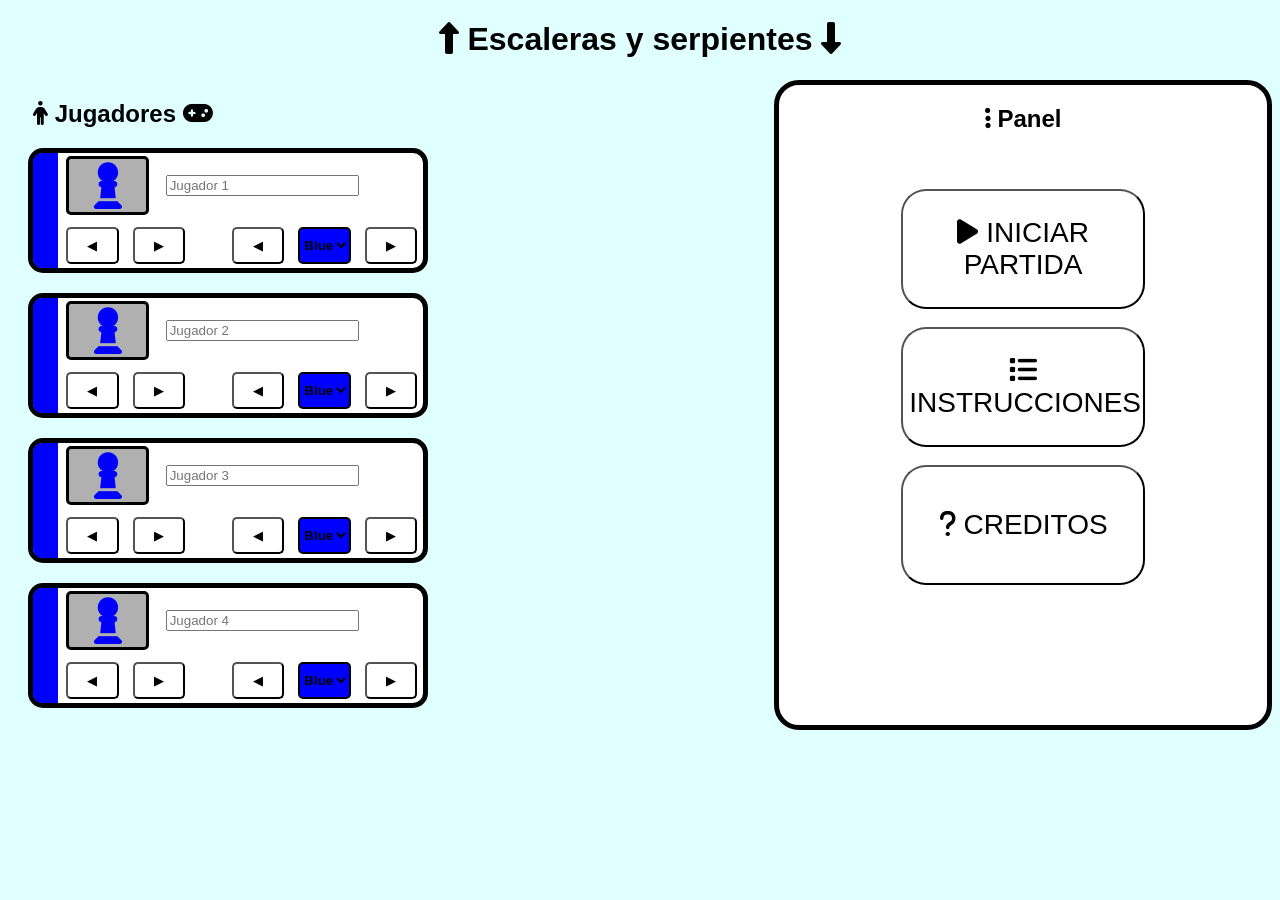
<file: index.html>
<!DOCTYPE html>
<html>
    <head>
        <meta charset="utf-8">
        <meta http-equiv="X-UA-Compatible" content="IE=edge">
        <title>Escaleras y serpientes</title>
        <meta name="viewport" content="width=device-width, initial-scale=1">
        <link rel="stylesheet" href="css/styles.css">
        <link rel="icon" type="image/png" sizes="32x32" href="web/stair-32.png">
        <!-- Font Awesome CDN -->
        <link
        rel="stylesheet"
        href="https://cdnjs.cloudflare.com/ajax/libs/font-awesome/6.5.1/css/all.min.css"
        integrity="sha512-DTOQO9RWCH3ppGqcWaEA1BIZOC6xxalwEsw9c2QQeAIftl+Vegovlnee1c9QX4TctnWMn13TZye+giMm8e2LwA=="
        crossorigin="anonymous"
        referrerpolicy="no-referrer"
        />
    </head>
    <body>
        <h1 class="title"><i class="fa-solid fa-up-long"></i> Escaleras y serpientes <i class="fa-solid fa-down-long"></i></h1>
        <div class="main-container">
            <div class="cont-player-card">
                <h2 style="text-align: left; margin-left: 25px;"><i class="fa-solid fa-person"></i> Jugadores <i class="fa-solid fa-gamepad"></i></h2>
                <div class="player-card">
                    <div class="side-bar"></div>
                    <div class="player-profile"></div>
                    <input class="player-name" id="name_input1" type="text" name="username" placeholder="Jugador 1">
                    <button class="player-profile-back" type="button" aria-label="Color anterior">◀</button>
                    <button class="player-profile-next" type="button" aria-label="Color siguiente">▶</button>
                    <button class="player-color-back" type="button" aria-label="Color anterior">◀</button>
                    <select class="player-color-select" aria-label="Color del jugador"></select>
                    <button class="player-color-next" type="button" aria-label="Color siguiente">▶</button>
                    <div class="player-card-spacer"></div>
                </div>

                <div class="player-card">
                    <div class="side-bar"></div>
                    <div class="player-profile"></div>
                    <input class="player-name" id="name_input2" type="text" name="username" placeholder="Jugador 2">
                    <button class="player-profile-back" type="button" aria-label="Color anterior">◀</button>
                    <button class="player-profile-next" type="button" aria-label="Color siguiente">▶</button>
                    <button class="player-color-back" type="button" aria-label="Color anterior">◀</button>
                    <select class="player-color-select" aria-label="Color del jugador"></select>
                    <button class="player-color-next" type="button" aria-label="Color siguiente">▶</button>
                    <div class="player-card-spacer"></div>
                </div>

                <div class="player-card">
                    <div class="side-bar"></div>
                    <div class="player-profile"></div>
                    <input class="player-name" id="name_input3" type="text" name="username" placeholder="Jugador 3">
                    <button class="player-profile-back" type="button" aria-label="Color anterior">◀</button>
                    <button class="player-profile-next" type="button" aria-label="Color siguiente">▶</button>
                    <button class="player-color-back" type="button" aria-label="Color anterior">◀</button>
                    <select class="player-color-select" aria-label="Color del jugador"></select>
                    <button class="player-color-next" type="button" aria-label="Color siguiente">▶</button>
                    <div class="player-card-spacer"></div>
                </div>
                
                <div class="player-card">
                    <div class="side-bar"></div>
                    <div class="player-profile"></div>
                    <input class="player-name" id="name_input4" type="text" name="username" placeholder="Jugador 4">
                    <button class="player-profile-back" type="button" aria-label="Color anterior">◀</button>
                    <button class="player-profile-next" type="button" aria-label="Color siguiente">▶</button>
                    <button class="player-color-back" type="button" aria-label="Color anterior">◀</button>
                    <select class="player-color-select" aria-label="Color del jugador"></select>
                    <button class="player-color-next" type="button" aria-label="Color siguiente">▶</button>
                    <div class="player-card-spacer"></div>
                </div>
            </div>

            <div class="cont-panel">
                <h2><i class="fa-solid fa-ellipsis-vertical"></i> Panel</h2>
                <br>
                <br>
                <button class="btn-start" type="button"><i class="fa-solid fa-play"></i> INICIAR PARTIDA</button>
                <br>
                <br>
                <button class="btn-instr" type="button" onclick="window.location.href='instrucciones.html'"><i class="fa-solid fa-list"></i> INSTRUCCIONES</button>
                <br>
                <br>
                <button class="btn-credi" type="button" onclick="window.location.href='creditos.html'"><i class="fa-solid fa-question"></i> CREDITOS</button>
            </div>
        </div>
        <script src="scripts/script.js" defer></script>
    </body>
</html>
</file>
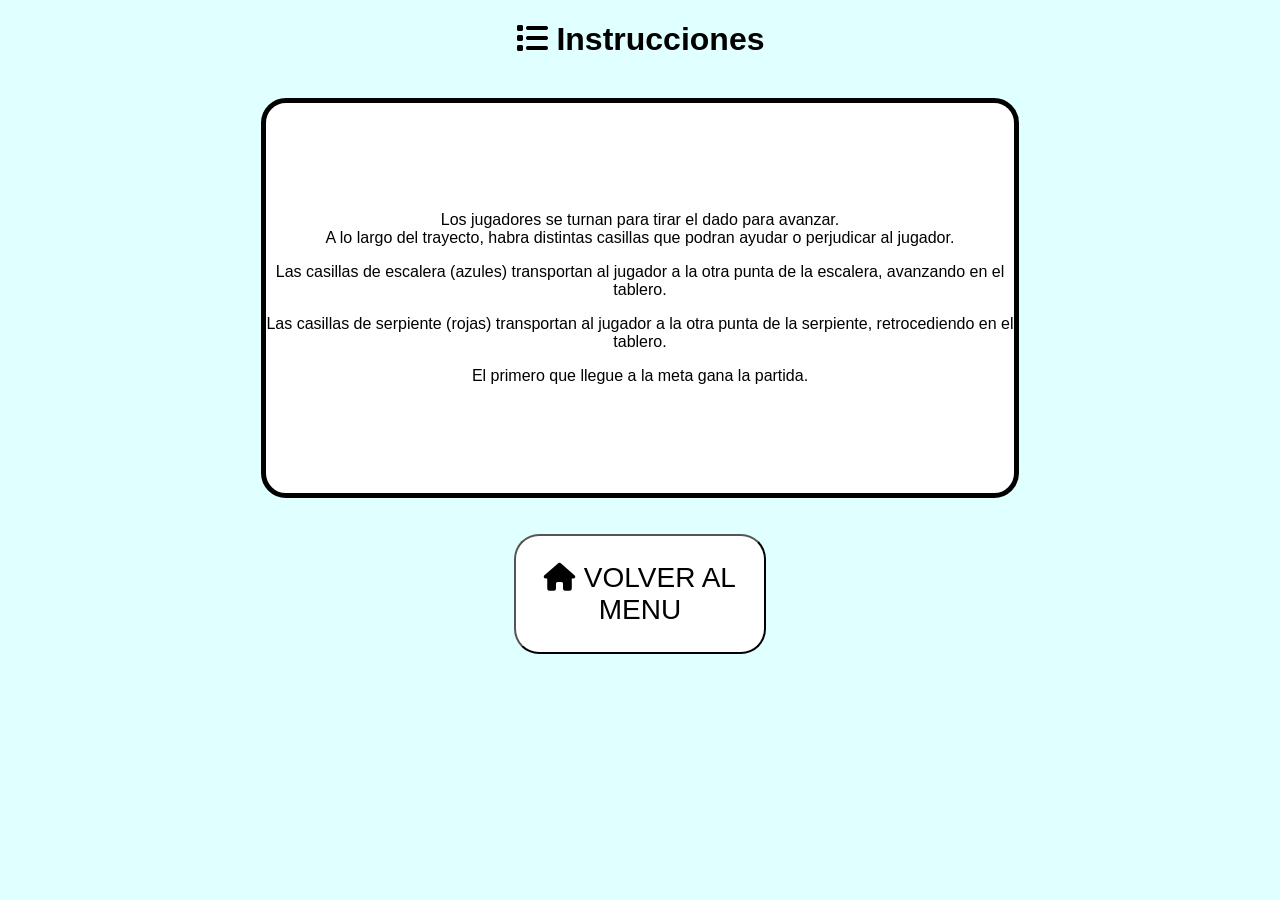
<file: instrucciones.html>
<!DOCTYPE html>
<html>
    <head>
        <meta charset="utf-8">
        <meta http-equiv="X-UA-Compatible" content="IE=edge">
        <title>Instrucciones</title>
        <meta name="viewport" content="width=device-width, initial-scale=1">
        <link rel="stylesheet" href="css/styles.css">
        <link rel="icon" type="image/png" sizes="32x32" href="web/stair-32.png">
        <!-- Font Awesome CDN -->
        <link
        rel="stylesheet"
        href="https://cdnjs.cloudflare.com/ajax/libs/font-awesome/6.5.1/css/all.min.css"
        integrity="sha512-DTOQO9RWCH3ppGqcWaEA1BIZOC6xxalwEsw9c2QQeAIftl+Vegovlnee1c9QX4TctnWMn13TZye+giMm8e2LwA=="
        crossorigin="anonymous"
        referrerpolicy="no-referrer"
        />
    </head>
    <body>
        <h1 class="title"><i class="fa-solid fa-list"></i> Instrucciones</h1>
        <br>
        <div class="cont-instr">
            <p>Los jugadores se turnan para tirar el dado para avanzar.<br>
                A lo largo del trayecto, habra distintas casillas que podran ayudar o perjudicar al jugador.</p>
            <p>Las casillas de escalera (azules) transportan al jugador a la otra punta de la escalera, avanzando en el tablero.</p>
            <p>Las casillas de serpiente (rojas) transportan al jugador a la otra punta de la serpiente, retrocediendo en el tablero.</p>
            <p>El primero que llegue a la meta gana la partida.</p>    
        </div>
        <br>
        <br>
        <button class="btn-volver" type="button" onclick="window.location.href='index.html'"><i class="fa-solid fa-house"></i> VOLVER AL MENU</button>
    </body>
</html>
</file>
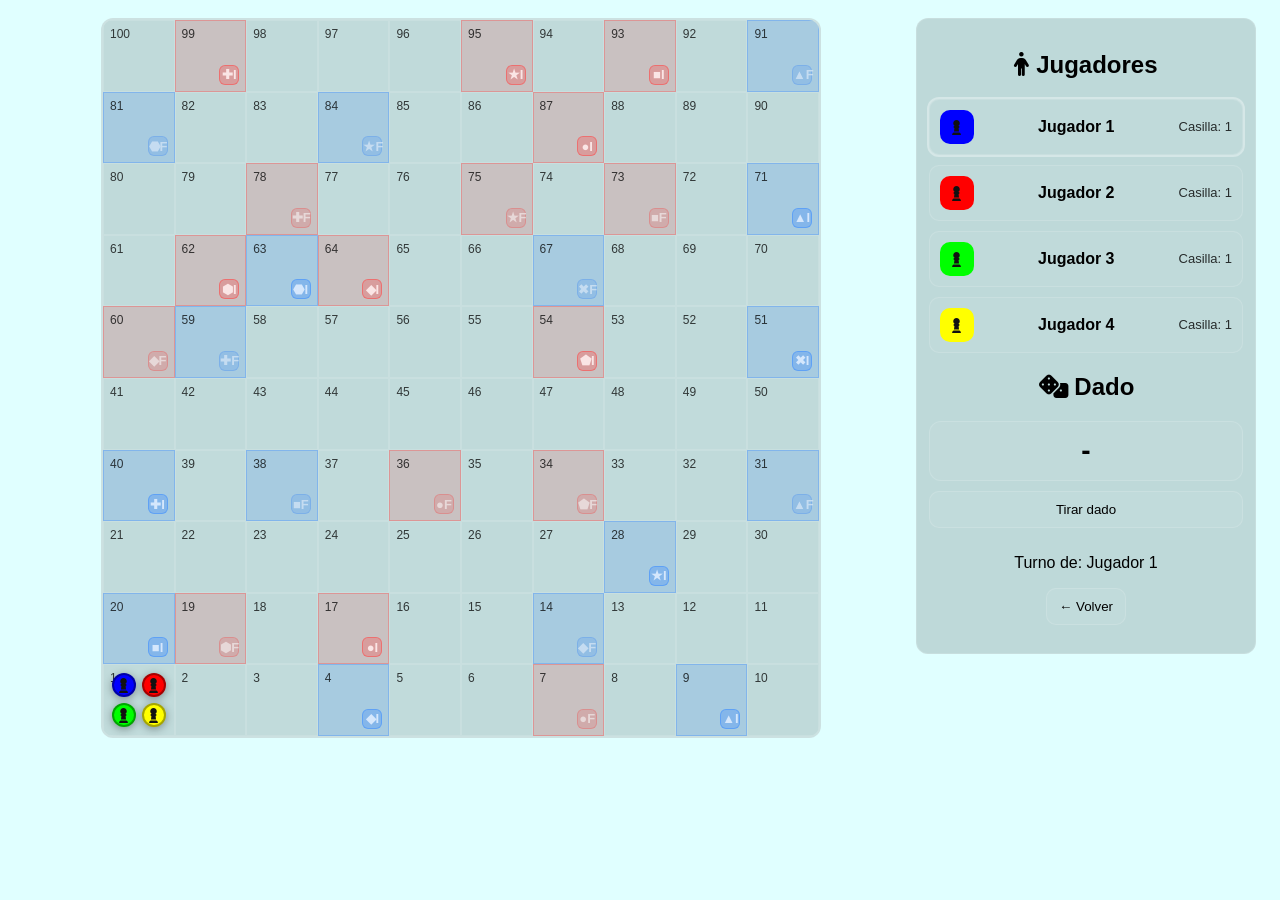
<file: partida.html>
<!DOCTYPE html>
<html lang="es">
<head>
    <meta charset="utf-8" />
    <meta name="viewport" content="width=device-width, initial-scale=1" />
    <title>Partida - Escaleras y Serpientes</title>

    <!-- Tu CSS general -->
    <link rel="stylesheet" href="css/styles.css" />
    <link rel="icon" type="image/png" sizes="32x32" href="web/stair-32.png">
    <!-- Font Awesome (igual que en index) -->
    <link
        rel="stylesheet"
        href="https://cdnjs.cloudflare.com/ajax/libs/font-awesome/6.5.1/css/all.min.css"
        crossorigin="anonymous"
        referrerpolicy="no-referrer"
    />
</head>

<body>
    <div class="game-layout">
        <!-- TABLERO -->
        <section class="board-wrap">
        <div id="board" class="board" aria-label="Tablero 10x10"></div>
        </section>

        <!-- PANEL DERECHA -->
        <aside class="hud" aria-label="Panel de jugadores y dado">
        <div class="hud-section">
            <h2><i class="fa-solid fa-person"></i> Jugadores</h2>
            <div id="playersHud" class="players-hud"></div>
        </div>

        <div class="hud-section">
            <h2><i class="fa-solid fa-dice"></i> Dado</h2>

            <div class="dice-box">
            <div class="dice-value" id="diceValue">-</div>
            <button id="btnRoll" class="btn-roll" type="button">
                Tirar dado
            </button>
            <p class="dice-info" id="diceInfo">Turno de: -</p>
            </div>

            <button id="btnBack" class="btn-back" type="button">
            ← Volver
            </button>
        </div>
        </aside>
    </div>

    <script src="scripts/partida.js" defer></script>
</body>
</html>
</file>
<file: css/styles.css>
:root {
    --color-azul: #00f;
    --color-rojo: #f00;
    --color-verde: #0f0;
    --color-amarillo: #ff0;
    --color-aqua: #0fd;
    --color-orange: #f90;
    --color-magenta: #f0f;
}

.profile {
    font-size: 50px;
}

* { box-sizing: border-box; }

html {
    background-color: lightcyan;
    text-align: center;
    font-family: 'Segoe UI', Tahoma, Geneva, Verdana, sans-serif;
}

.main-container {
    display: flex;
    gap: 20px;            /* espacio entre los divs */
    align-items: flex-start;
}

@keyframes player-card-anim {
	0% {
		opacity: 0;
		transform: translateX(-600px);
	}

	100% {
		opacity: 1;
		transform: translateX(0);
	}
}

@keyframes title-anim {
	0% {
		opacity: 0;
		transform: translateY(-200px);
	}

	100% {
		opacity: 1;
		transform: translateY(0);
	}
}

.title {
    animation: title-anim 1s ease 0s 1 normal forwards;
}

.cont-player-card {
    width: 60%;
    animation: player-card-anim 1s ease 0s 1 normal forwards;
}

@keyframes panel-anim {
	0% {
		opacity: 0;
		transform: translateX(600px);
	}

	100% {
		opacity: 1;
		transform: translateX(0);
	}
}

.cont-panel {
    width: 40%;
    background-color: white;
    min-height: 650px;
    border: 5px solid black;
    border-radius: 25px;
    animation: panel-anim 1s ease 0s 1 normal forwards;
}

.btn-start, .btn-instr, .btn-credi, .btn-volver {
    cursor: pointer;
    user-select: none;
    background-color: #fff;
    transition: background-color 250ms ease 0s;
    border-radius: 25px;
    width: 50%;
    height: 120px;
    font-size: 28px;
}

.btn-volver {
    width: 20%;
}

.btn-start:hover {
    background-color: lightgreen;
}

.btn-instr:hover, .btn-credi:hover, .btn-volver:hover {
    background-color: #b0b0b0;
}

.player-card {
    border: 5px solid black;
    border-radius: 15px;
    width: 400px;
    height: 125px;
    background-color: white;
    margin: 20px;
    display: grid;
    grid-template-columns: repeat(12, 1fr);
    grid-template-rows: repeat(5, 1fr);
    gap: 8px;
    --player-color: var(--color-azul);
}

.side-bar {
    grid-row: span 5 / span 5;
    border-top-left-radius: 9px;
    border-bottom-left-radius: 9px;

}


.player-color-back,
.player-color-next,
.player-profile-back,
.player-profile-next{
    cursor: pointer;
    user-select: none;
    background-color: #fff;
    transition: background-color 250ms ease 0s;
    border-radius: 5px;
}

.player-color-back:hover,
.player-color-next:hover,
.player-profile-back:hover,
.player-profile-next:hover{
    background-color: #b0b0b0;
}

.player-card .side-bar,
.player-card .player-color-select{
    background-color: var(--player-color);
}


.player-profile {
    grid-column: span 3 / span 3;
    grid-row: span 3 / span 3;
    border: 3px solid black;
    min-width: 90%;
    max-width: 90%;
    max-height: 90%;
    min-height: 90%;
    border-radius: 5px;
    align-self: center;
    background-color: #b0b0b0;
}

.player-name {
    grid-column: span 8 / span 8;
    grid-row: span 3 / span 3;
    grid-column-start: 5;
    max-height: 40%;
    vertical-align: middle;
    align-self: center;
    max-width: 75%;
}

.player-profile-back {
    grid-column: span 2 / span 2;
    grid-row: span 2 / span 2;
    grid-column-start: 2;
    grid-row-start: 4;
    max-width: 90%;
    max-height: 90%;
}

.player-profile-next {
    grid-column: span 2 / span 2;
    grid-row: span 2 / span 2;
    grid-column-start: 4;
    grid-row-start: 4;
    max-width: 90%;
    max-height: 90%;
}

.player-color-back {
    grid-column: span 2 / span 2;
    grid-row: span 2 / span 2;
    grid-column-start: 7;
    grid-row-start: 4;
    max-width: 90%;
    max-height: 90%;
}

.player-color-next {
    grid-column: span 2 / span 2;
    grid-row: span 2 / span 2;
    grid-column-start: 11;
    grid-row-start: 4;
    max-width: 90%;
    max-height: 90%;
}

.player-color-select {
    grid-column: span 2 / span 2;
    grid-row: span 2 / span 2;
    grid-column-start: 9;
    grid-row-start: 4;
    max-width: 90%;
    max-height: 90%;
    border-radius: 5px;
    /* look & feel */
    border: 2px solid black;
    text-align: center;
    font-weight: 600;
    cursor: pointer;

}

.player-card-spacer {
    grid-row: span 2 / span 2;
    grid-column-start: 6;
    grid-row-start: 4;
    background-color: white;
    max-width: 50%;
    max-height: 90%;
}

.player-card .player-profile i {
    color: var(--player-color);
}

.cont-instr {
    width: 60%;
    min-height: 400px;
    background-color: #fff;
    align-content: center;
    align-self: center;
    align-items: center;
    margin: auto;
    border: 5px solid black;
    border-radius: 25px;
}

/* Layout general */
.game-layout{
    display: grid;
    grid-template-columns: 1fr 340px;
    gap: 18px;
    align-items: start;
    padding: 10px 16px 20px;
}

@media (max-width: 900px){
    .game-layout{
        grid-template-columns: 1fr;
    }
    .hud{
        order: 2;
    }
}

/* Tablero */
.board-wrap{
    display: flex;
    justify-content: center;
}

.board{
    --cell-size: clamp(42px, 7.2vw, 72px);
    width: calc(var(--cell-size) * 10);
    height: calc(var(--cell-size) * 10);
    display: grid;
    grid-template-columns: repeat(10, 1fr);
    grid-template-rows: repeat(10, 1fr);
    border: 2px solid rgba(255,255,255,0.2);
    border-radius: 12px;
    overflow: hidden;
    background: rgba(0,0,0,0.15);
    position: relative;
}

.cell{
    position: relative;
    border: 1px solid rgba(255,255,255,0.12);
    background: rgba(255,255,255,0.03);
}

.cell:nth-child(odd){
    background: rgba(255,255,255,0.05);
}

.cell-number{
    position: absolute;
    top: 6px;
    left: 6px;
    font-size: 12px;
    opacity: 0.75;
    user-select: none;
}

/* Contenedor de fichas dentro de una celda */
.cell-tokens{
    position: absolute;
    inset: 0;
    display: grid;
    grid-template-columns: repeat(2, min-content);
    grid-auto-rows: min-content;
    align-content: center;
    justify-content: center;
    gap: 6px;
    pointer-events: none;
}

/* Ficha */
.token{
    width: 24px;
    height: 24px;
    border-radius: 999px;
    display: grid;
    place-items: center;
    border: 2px solid rgba(0,0,0,0.35);
    background: var(--token-color, #4ea1ff);
    color: #111;
    box-shadow: 0 2px 8px rgba(0,0,0,0.35);
}

/* HUD */
.hud{
    border: 1px solid rgba(255,255,255,0.14);
    border-radius: 12px;
    padding: 12px;
    background: rgba(0,0,0,0.15);
}

.hud-section{
    margin-bottom: 16px;
}

.players-hud{
    display: grid;
    gap: 10px;
}

/* Tarjeta de jugador en HUD */
.player-hud-card{
    display: grid;
    grid-template-columns: 34px 1fr auto;
    gap: 10px;
    align-items: center;
    padding: 10px;
    border-radius: 10px;
    border: 1px solid rgba(255,255,255,0.14);
    background: rgba(255,255,255,0.04);
}

.player-hud-card.active{
    outline: 2px solid rgba(255,255,255,0.35);
}

.player-hud-icon{
    width: 34px;
    height: 34px;
    border-radius: 10px;
    display: grid;
    place-items: center;
    background: var(--player-color, #4ea1ff);
    color: #111;
}

.player-hud-name{
    font-weight: 700;
    overflow: hidden;
    text-overflow: ellipsis;
    white-space: nowrap;
}

.player-hud-pos{
    opacity: 0.8;
    font-size: 13px;
}

/* Dado */
.dice-box{
    display: grid;
    gap: 10px;
}

.dice-value{
    height: 60px;
    display: grid;
    place-items: center;
    font-size: 28px;
    font-weight: 800;
    border-radius: 12px;
    border: 1px solid rgba(255,255,255,0.14);
    background: rgba(255,255,255,0.05);
}

.btn-roll, .btn-back{
    padding: 10px 12px;
    border-radius: 10px;
    border: 1px solid rgba(255,255,255,0.14);
    background: rgba(255,255,255,0.06);
    cursor: pointer;
}

.btn-roll:hover, .btn-back:hover{
    background: rgba(255,255,255,0.10);
}

/* Casillas especiales */
.cell.ladder {
  background: rgba(60, 140, 255, 0.18) !important;
  border-color: rgba(60, 140, 255, 0.35);
}

.cell.snake {
  background: rgba(255, 70, 70, 0.16) !important;
  border-color: rgba(255, 70, 70, 0.35);
}

/* Marcador (símbolo) para relacionar entrada/salida */
.jump-marker {
  position: absolute;
  right: 6px;
  bottom: 6px;
  width: 20px;
  height: 20px;
  display: grid;
  place-items: center;
  font-size: 13px;
  font-weight: 900;
  border-radius: 6px;
  user-select: none;
  opacity: 0.95;
}

/* Color del marcador según tipo */
.cell.ladder .jump-marker {
  background: rgba(60, 140, 255, 0.35);
  color: rgba(220, 235, 255, 0.95);
  border: 1px solid rgba(60, 140, 255, 0.55);
}

.cell.snake .jump-marker {
  background: rgba(255, 70, 70, 0.30);
  color: rgba(255, 235, 235, 0.95);
  border: 1px solid rgba(255, 70, 70, 0.55);
}

/* Diferenciar entrada y salida (opcional, pero muy útil):
   - entrada (from) = marcador más fuerte
   - salida (to) = marcador más suave
*/
.jump-marker.to {
  opacity: 0.60;
  filter: saturate(0.9);
}
</file>
